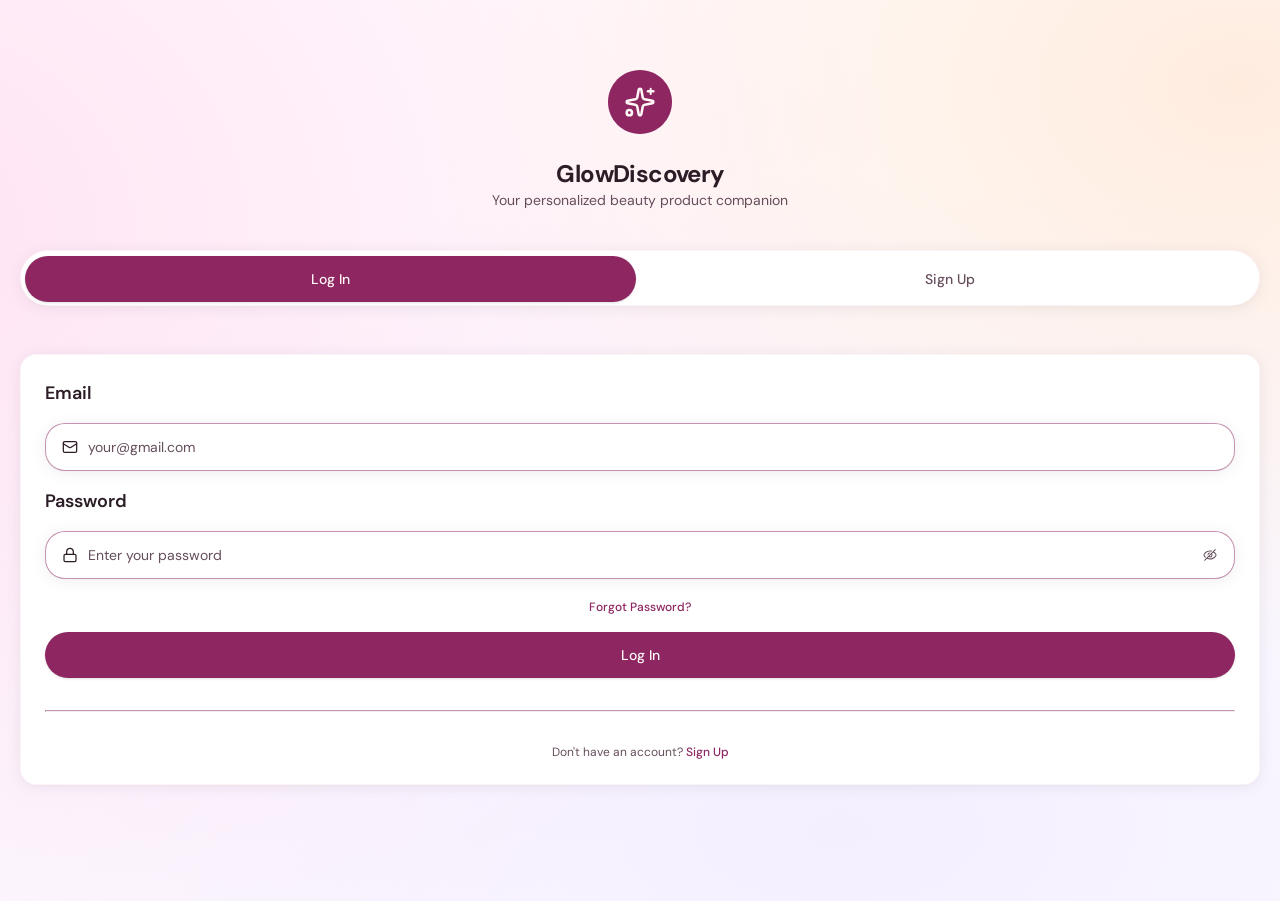
<file: index.html>
<!DOCTYPE html>

<html lang="en" dir="ltr">

<head>
    <meta charset="UTF-8">
    <link rel="stylesheet" href="glow_discovery.css">
    <meta name="viewport" content="width=device-width, initial-scale=1.0">
    <title>Log In</title>
    <link rel="preconnect" href="https://fonts.googleapis.com">
    <link rel="preconnect" href="https://fonts.gstatic.com" crossorigin>
    <link href="https://fonts.googleapis.com/css2?family=DM+Sans:ital,opsz,wght@0,9..40,100..1000;1,9..40,100..1000&display=swap" rel="stylesheet">
</head>

<body class="gradient-bg">

    <div class="main-container"> 
        <div class="header-content-login">
            <img class="logo" src="images/glow_discovery_logo.svg" alt="Glow Discovery logo.">
            <div class="header-text">
                <h1>GlowDiscovery</h1>
                <p class="body-1-reg">Your personalized beauty product companion</p>
            </div>

             <div class="tab-filter">
                <a href="login.html" class="tab-button active">Log In</a> 
                <a href="signup.html" class="tab-button">Sign Up</a> 
            </div>
        </div>

        <div class="section">

            <div class="login-signup-card">

                <form id="login" novalidate>
    
                    <div class="login-field">
                        <label for="email">Email</label>
                        <div class="message" id="message-email"></div>
                        <div class="login-input">
                            <img src="images/email_icon.svg">
                            <input type="email" id="email" name="email" enterkeyhint="next" placeholder="your@gmail.com" required>
                        </div> 
                    </div>   

                    <div class="login-field">
                        <label for="password">Password</label>
                        <div class="message" id="message-password"></div>
                        <div class="login-input">
                            <img src="images/password_icon.svg">
                            <input type="password" id="password" name="password" placeholder="Enter your password" required>
                            <img src="images/closed_eye_icon.svg">
                        </div>
                    </div>

                    <a href="insights.html#recommended" class="forgot-password">
                        <span class="pink-link-text">Forgot Password?</span>
                    </a>

                    <button type="submit" class="big-pink-button">Log In</button>
                    
                </form>

                <hr class="divider"> 

                <div class="login-description">
                    <p class="body-2-reg">Don't have an account? 
                        <a href="signup.html" class="pink-link-text">Sign Up</a>
                    </p>
                </div>

            </div>
        </div>

        <script src="glow_discovery.js"></script>
</body>

</html>
</file>
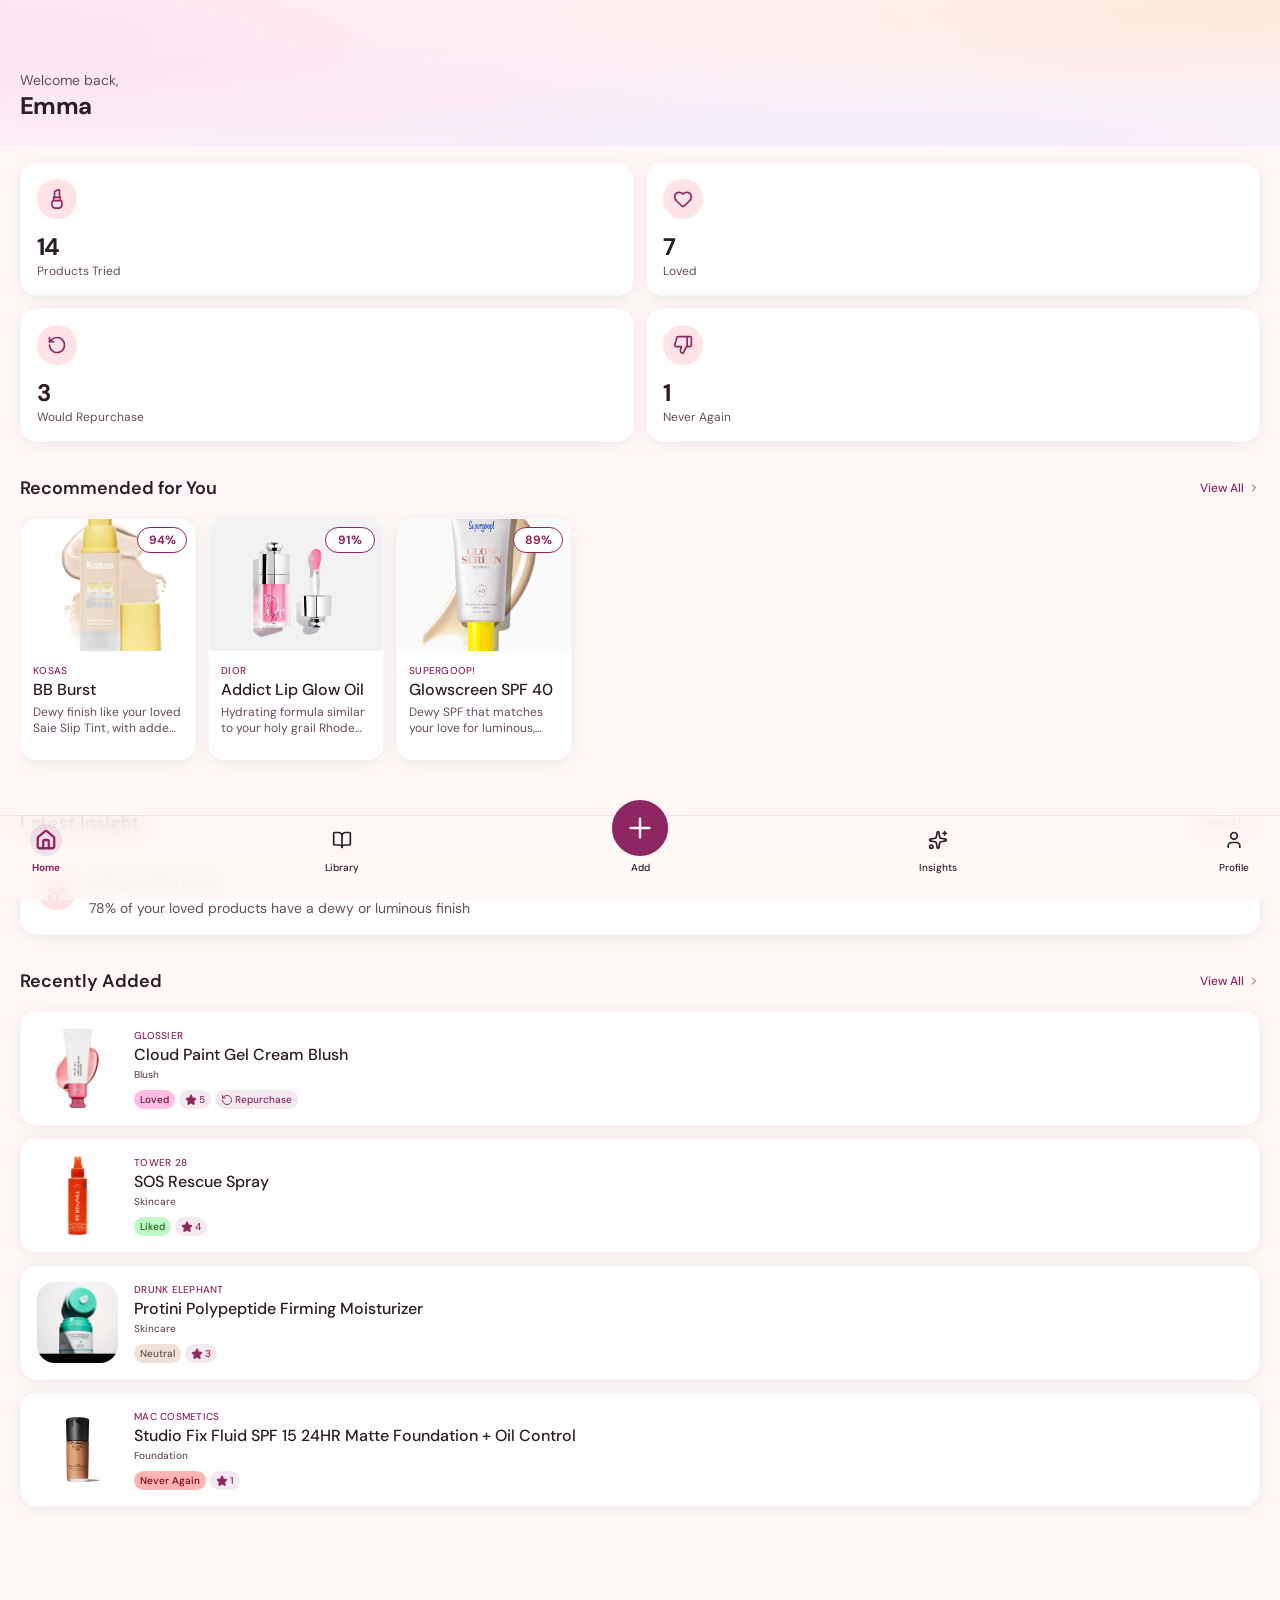
<file: home.html>
<!DOCTYPE html>

<html lang="en" dir="ltr">
    
<head>
    <meta charset="UTF-8">
    <link rel="stylesheet" href="glow_discovery.css">
    <meta name="viewport" content="width=device-width, initial-scale=1.0">
    <title>Glow Discovery Home</title>
    <link rel="preconnect" href="https://fonts.googleapis.com">
    <link rel="preconnect" href="https://fonts.gstatic.com" crossorigin>
    <link href="https://fonts.googleapis.com/css2?family=DM+Sans:ital,opsz,wght@0,9..40,100..1000;1,9..40,100..1000&display=swap" rel="stylesheet">
</head>

<body>
    <div class="main-container"> 
        <div class="header-content">
            <p class="body-1-reg">Welcome back,</p>
            <h1>Emma</h1>
        </div>

        <div class="overview">
            <div class="overview-card">
                <img src="images/lipstick_icon.svg" alt="Lipstick icon representing beauty products.">
                <p class="overview-number">14</p>
                <p class="body-2-reg">Products Tried</p>
            </div>
            <div class="overview-card">
                <img src="images/heart_icon.svg" alt="Heart icon representing loved products.">
                <p class="overview-number">7</p>
                <p class="body-2-reg">Loved</p>
            </div>
            <div class="overview-card">
                <img src="images/repurchase_icon.svg" alt="Repurchase icon representing products you would repurchase.">
                <p class="overview-number">3</p>
                <p class="body-2-reg">Would Repurchase</p>
            </div>
            <div class="overview-card">
                <img src="images/dislike_icon.svg" alt="Thumbs down icon representing products you would never try again.">
                <p class="overview-number">1</p>
                <p class="body-2-reg">Never Again</p>
            </div>
        </div>

        <div class="recommended-section">
            <div class="section-title">
                <h2>Recommended for You</h2>
                <a href="insights.html#recommended" class="view-all">
                    <span class="pink-link-text">View All</span>
                    <img src="images/view_arrow_icon.svg" alt="View all right arrow icon.">
                </a>
            </div>
            
            <div class="carousel">
                <div class="carousel-card">
                    <div class="carousel-image">
                        <img src="images/kosas_bb.webp" alt="Image of Kosas BB Burst.">
                        <div class="large-match-tag" aria-label="94 percent match for you">94%</div>
                    </div>
                    <div class="carousel-content">
                        <p class="brand-name">Kosas</p>
                        <h3 class="truncate">BB Burst</h3>
                        <p class="carousel-description truncate-2">Dewy finish like your loved Saie Slip Tint, with added skincare benefits</p>
                    </div>
                </div>

                <div class="carousel-card">
                    <div class="carousel-image">
                        <img src="images/dior_lip.webp" alt="Image of Dior Addict Lip Glow Oil.">
                        <div class="large-match-tag" aria-label="91 percent match for you">91%</div>
                    </div>
                    <div class="carousel-content">
                        <p class="brand-name">Dior</p>
                        <h3 class="truncate">Addict Lip Glow Oil</h3>
                        <p class="carousel-description truncate-2">Hydrating formula similar to your holy grail Rhode peptide lip treatment</p>
                    </div>
                </div>

                <div class="carousel-card">
                    <div class="carousel-image">
                        <img src="images/supergoop_glow.webp" alt="Image of SuperGoop! Glowscreen SPF 40.">
                        <div class="large-match-tag" aria-label="89 percent match for you">89%</div>
                    </div>
                    <div class="carousel-content">
                        <p class="brand-name">Supergoop!</p>
                        <h3 class="truncate">Glowscreen SPF 40</h3>
                        <p class="carousel-description truncate-2">Dewy SPF that matches your love for luminous, lightweight formulas</p>
                    </div>
                </div>
            </div>
        </div>

        <div class="section">
            <div class="section-title">
                <h2>Latest Insight</h2>
                <a href="insights.html#latest-insights" class="view-all">
                    <span class="pink-link-text">View All</span>
                    <img src="images/view_arrow_icon.svg" alt="View all right arrow icon.">
                </a>
            </div>

            <div class="insight-content">
                <img src="images/latest_insight_icon.svg" alt="Shimmer icon representing new beauty insights.">
                <div class="insight-text">
                    <h3 class="truncate">Dewy Finish Lover</h3>
                    <p class="body-1-reg">78% of your loved products have a dewy or luminous finish</p>
                </div>
            </div>
        </div>

        <div class="section">
            <div class="section-title">
                <h2>Recently Added</h2>
                <a href="library.html" class="view-all">
                    <span class="pink-link-text">View All</span>
                    <img src="images/view_arrow_icon.svg" alt="View all right arrow icon.">
                </a>
            </div>

            <div class="products-section">
                <div class="product-card">
                    <div class="product-image">
                        <img src="images/glossier_blush.webp" alt="Image of Glossier Cloud Paint Gel Cream Blush.">
                    </div>

                    <div class="product-content">
                        <p class="brand-name">Glossier</p>
                        <h3 class="truncate">Cloud Paint Gel Cream Blush</h3>
                        <p class="product-type">Blush</p>

                        <div class="product-tags"> 
                            <div class="loved-tag">
                                <p class="loved-tag-text">Loved</p>
                            </div>

                            <div class="rating-tag">
                                <img src="images/star_icon.svg" alt="Star icon representing product rating.">
                                <p class="tag-text">5</p>
                            </div>

                            <div class="repurchase-tag">
                                <img src="images/small_repurchase_icon.svg" alt="Repurchase icon representing products you would repurchase.">
                                <p class="tag-text">Repurchase</p>
                            </div>
                        </div>
                    </div>
                </div>
                    
                <div class="product-card">
                    <div class="product-image">
                        <img src="images/tower_sos.webp" alt="Image of Tower 28 SOS Rescue Spray.">
                    </div>

                    <div class="product-content">
                        <p class="brand-name">Tower 28</p>
                        <h3 class="truncate">SOS Rescue Spray</h3>
                        <p class="product-type">Skincare</p>

                        <div class="product-tags"> 
                            <div class="liked-tag">
                                <p class="liked-tag-text">Liked</p>
                            </div>

                            <div class="rating-tag">
                                <img src="images/star_icon.svg" alt="Star icon representing product rating.">
                                <p class="tag-text">4</p>
                            </div>
                        </div>
                    </div>
                </div>

                <div class="product-card">
                    <div class="product-image">
                        <img src="images/drunk_protini.webp" alt="Image of Drunk Elephant Protini Polypeptide Firming Moisturizer.">
                    </div>

                    <div class="product-content">
                        <p class="brand-name">Drunk Elephant</p>
                        <h3 class="truncate">Protini Polypeptide Firming Moisturizer</h3>
                        <p class="product-type">Skincare</p>
                        
                        <div class="product-tags"> 
                            <div class="neutral-tag">
                                <p class="neutral-tag-text">Neutral</p>
                            </div>

                            <div class="rating-tag">
                                <img src="images/star_icon.svg" alt="Star icon representing product rating.">
                                <p class="tag-text">3</p>
                            </div>
                        </div>
                    </div>
                </div>

                <div class="product-card">
                    <div class="product-image">
                        <img src="images/mac_studio.avif" alt="Image of MAC Cosmetics Studio Fix Fluid SPF 15 24HR Matte Foundation + Oil Control.">
                    </div>

                    <div class="product-content">
                        <p class="brand-name">MAC Cosmetics</p>
                        <h3 class="truncate">Studio Fix Fluid SPF 15 24HR Matte Foundation + Oil Control</h3>
                        <p class="product-type">Foundation</p>

                        <div class="product-tags"> 
                            <div class="never-tag">
                                <p class="never-tag-text">Never Again</p>
                            </div>

                            <div class="rating-tag">
                                <img src="images/star_icon.svg" alt="Star icon representing product rating.">
                                <p class="tag-text">1</p>
                            </div>
                        </div>
                    </div>
                </div>
            </div>
        </div>

        <div class="nav-bar"> 
            <nav>
                <a href="home.html" class="nav-button selected"><img src="images/home_selected_icon.svg" alt="Home button icon.">Home</a>
                <a href="library.html" class="nav-button"><img src="images/library_icon.svg" alt="Library button icon.">Library</a>
                <a href="" class="add-button">
                    <img src="images/add_icon.svg"  alt="Add product button.">
                Add</a>
                <a href="insights.html" class="nav-button"><img src="images/insights_icon.svg" alt="Insights button icon.">Insights</a>
                <a href="" class="nav-button"><img src="images/profile_icon.svg" alt="Profile button icon.">Profile</a>
            </nav>
        </div>
    </div>
</body>
  
</html>
</file>
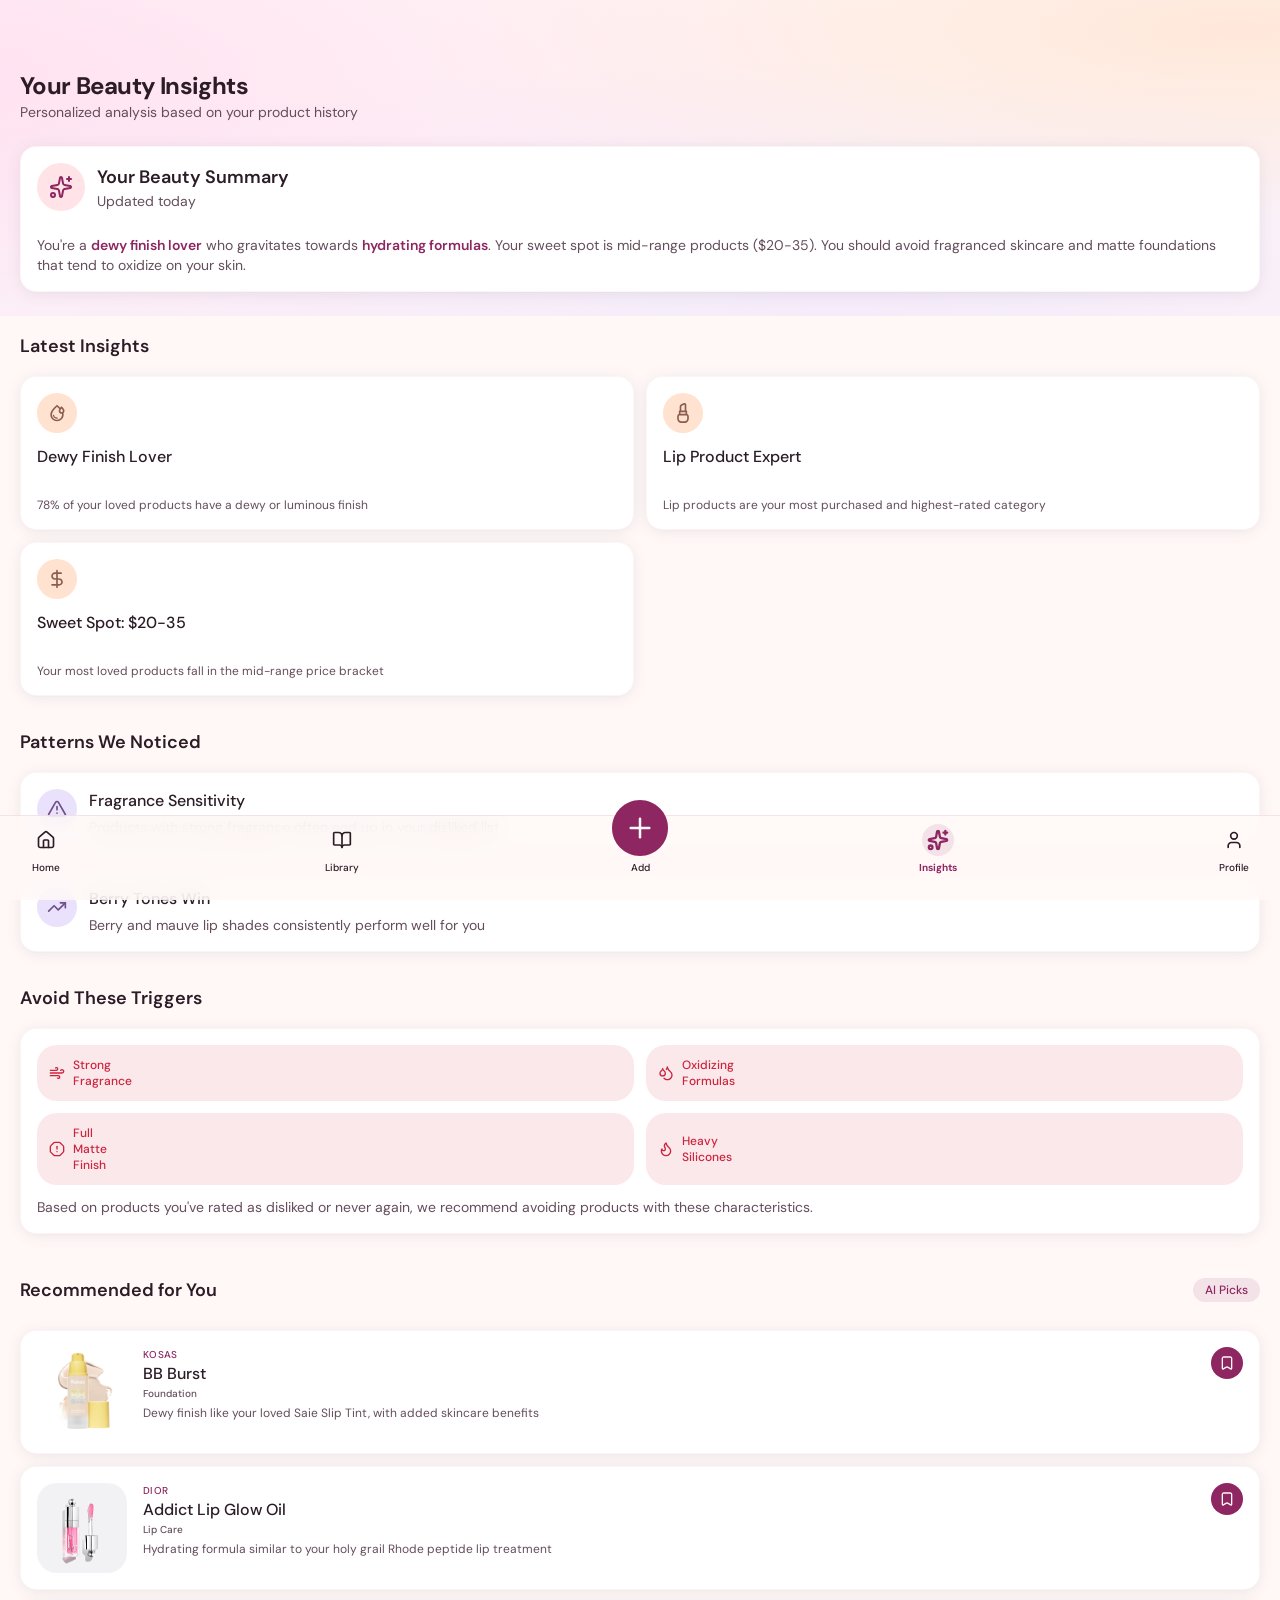
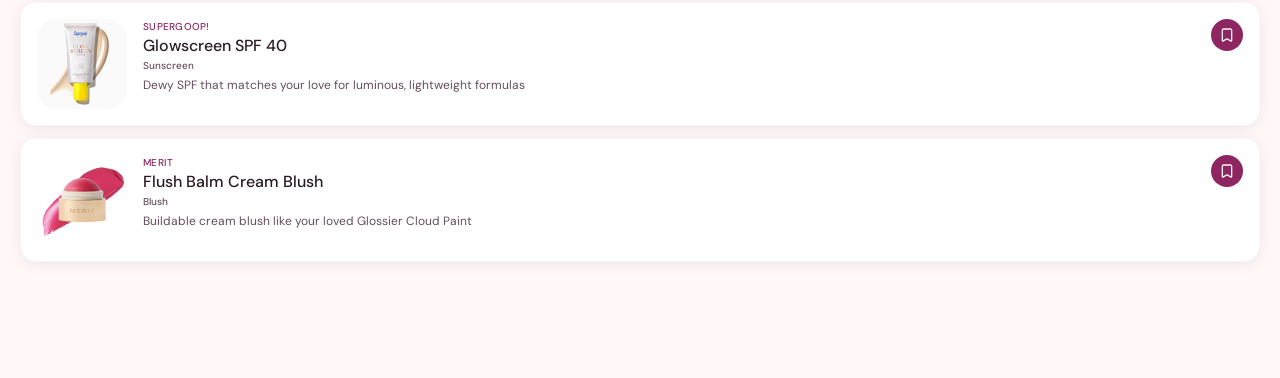
<file: insights.html>
<!DOCTYPE html>

<html lang="en" dir="ltr">

<head>
    <meta charset="UTF-8">
    <link rel="stylesheet" href="glow_discovery.css">
    <meta name="viewport" content="width=device-width, initial-scale=1.0">
    <title>Beauty Insights</title>
    <link rel="preconnect" href="https://fonts.googleapis.com">
    <link rel="preconnect" href="https://fonts.gstatic.com" crossorigin>
    <link href="https://fonts.googleapis.com/css2?family=DM+Sans:ital,opsz,wght@0,9..40,100..1000;1,9..40,100..1000&display=swap" rel="stylesheet">
</head>

<body>
    <div class="main-container"> 
        <div class="header-content">
            <h1>Your Beauty Insights</h1>
            <p class="body-1-reg">Personalized analysis based on your product history</p>

            <div class="beauty-summary-card">
                <div class="beauty-summary-top">
                    <img src="images/latest_insight_icon.svg" alt="Shimmer icon representing new beauty insights.">
                    <div class="summary-text">
                        <h2>Your Beauty Summary</h2>
                        <p class="body-1-reg">Updated today</p>
                    </div>
                </div>

                <div class="beauty-summary-bottom">
                    <p class="body-1-reg">You're a <span class="bold-pink-text">dewy finish lover</span> who
                    gravitates towards <span class="bold-pink-text">hydrating formulas</span>. Your sweet 
                    spot is mid-range products ($20-35). You should avoid fragranced skincare and matte 
                    foundations that tend to oxidize on your skin.
                    </p>
                </div>
            </div>
        </div>

        

        <div class="section"> 
            <div class="section-title" id="latest-insights">
                <h2>Latest Insights</h2>
            </div>

            <div class="all-insights">
                <div class="insights-card">
                    <img src="images/dewy_icon.svg" alt="Dewy icon representing dewy finish products.">
                    <h3>Dewy Finish Lover</h3>
                    <p class="body-2-reg">78% of your loved products have a dewy or luminous finish</p>
                </div>
                <div class="insights-card">
                    <img src="images/lip_expert_icon.svg" alt="Lipstick icon representing lip product expertise.">
                    <h3>Lip Product Expert</h3>
                    <p class="body-2-reg">Lip products are your most purchased and highest-rated category</p>
                </div>
                <div class="insights-card">
                    <img src="images/sweet_spot_icon.svg" alt="Repurchase icon representing products you would repurchase.">
                    <h3>Sweet Spot: $20-35</h3>
                    <p class="body-2-reg">Your most loved products fall in the mid-range price bracket</p>
                </div>
            </div>
        </div>

        <div class="section">
            <div class="section-title">
                <h2>Patterns We Noticed</h2>
            </div>

            <div class="insight-content">
                <img src="images/fragrance_sens_icon.svg" alt="Caution icon representing fragrance sensitivity.">
                <div class="insight-text">
                    <h3 class="truncate">Fragrance Sensitivity</h3>
                    <p class="body-1-reg">Products with strong fragrance often end up in your disliked list</p>
                </div>
            </div>

            <div class="insight-content">
                <img src="images/trend_icon.svg" alt="Trend icon representing trends we noticed about you.">
                <div class="insight-text">
                    <h3 class="truncate">Berry Tones Win</h3>
                    <p class="body-1-reg">Berry and mauve lip shades consistently perform well for you</p>
                </div>
            </div>
        </div>

        <div class="section">
            <div class="section-title">
                <h2>Avoid These Triggers</h2>
            </div>

            <div class="trigger-card">
                <div class="trigger-tag-section">
                    <div class="trigger-tag">
                        <img src="images/fragrance_icon.svg" alt="Fragrance icon representing products with strong fragrance.">
                        <p>Strong Fragrance</p>
                    </div>

                    <div class="trigger-tag">
                        <img src="images/oxidizing_icon.svg" alt="Oxidizing icon representing products with oxidizing formulas.">
                        <p>Oxidizing Formulas</p>
                    </div>
                
                    <div class="trigger-tag">
                        <img src="images/matte_icon.svg" alt="Matte icon representing products with full matte finish.">
                        <p>Full Matte Finish</p>
                    </div>

                    <div class="trigger-tag">
                        <img src="images/silicones_icon.svg" alt="Silicone icon representing products with heavy silicones.">
                        <p>Heavy Silicones</p>
                    </div>
                </div>

                <p class="body-1-reg">Based on products you've rated as disliked or never again, we recommend 
                    avoiding products with these characteristics. </p>
            </div>

        </div>

        <div class="section" id="recommended">
            <div class="section-title">
                <h2>Recommended for You</h2>
                <p class="ai-picks-tag">AI Picks</p>
            </div>

            <div class="products-section">
                <div class="rec-product-card">

                    <div class="product-card-content">
                        <div class="rec-product-image">
                            <img src="images/kosas_bb.webp" alt="Image of Kosas BB Burst.">
                            <div class="small-match-tag" aria-label="94 percent match for you">94%</div>
                        </div>

                        <div class="product-content">
                            <p class="brand-name">Kosas</p>
                            <h3 class="truncate">BB Burst</h3>
                            <p class="product-type">Foundation</p>

                            <div class="product-description"> 
                                <p class="body-2-reg truncate-2">Dewy finish like your loved Saie Slip Tint, with added 
                                    skincare benefits</p>
                            </div>
                        </div>
                    </div>

                    <button class="save-button" aria-label="Save product to library">
                        <img src="images/save_icon.svg" alt="Save icon representing saving this product to your library.">
                    </button>
                </div>

                <div class="rec-product-card">
                    
                    <div class="product-card-content">
                        <div class="rec-product-image">
                            <img src="images/dior_lip.webp" alt="Image of Dior Addict Lip Glow Oil.">
                            <div class="small-match-tag" aria-label="91 percent match for you">91%</div>
                        </div>

                        <div class="product-content">
                            <p class="brand-name">Dior</p>
                            <h3 class="truncate">Addict Lip Glow Oil</h3>
                            <p class="product-type">Lip Care</p>

                            <div class="product-description"> 
                                <p class="body-2-reg truncate-2">Hydrating formula similar to your holy grail 
                                    Rhode peptide lip treatment</p>
                            </div>
                        </div>
                    </div>

                    <button class="save-button" aria-label="Save product to library">
                        <img src="images/save_icon.svg" alt="Save icon representing saving this product to your library.">
                    </button>
                </div>

                <div class="rec-product-card">

                    <div class="product-card-content">
                        <div class="rec-product-image">
                            <img src="images/supergoop_glow.webp" alt="Image of Supergoop! Glowscreen SPF 40.">
                            <div class="small-match-tag" aria-label="89 percent match for you">89%</div>
                        </div>

                        <div class="product-content">
                            <p class="brand-name">Supergoop!</p>
                            <h3 class="truncate">Glowscreen SPF 40</h3>
                            <p class="product-type">Sunscreen</p>

                            <div class="product-description"> 
                                <p class="body-2-reg truncate-2">Dewy SPF that matches your love for 
                                    luminous, lightweight formulas</p>
                            </div>
                        </div>
                    </div>

                    <button class="save-button" aria-label="Save product to library">
                        <img src="images/save_icon.svg" alt="Save icon representing saving this product to your library.">
                    </button>
                </div>

                <div class="rec-product-card">

                    <div class="product-card-content">
                        <div class="rec-product-image">
                            <img src="images/merit_blush.webp" alt="Image of Merit Flush Balm Cream Blush.">
                            <div class="small-match-tag" aria-label="89 percent match for you">89%</div>
                        </div>

                        <div class="product-content">
                            <p class="brand-name">Merit</p>
                            <h3 class="truncate">Flush Balm Cream Blush</h3>
                            <p class="product-type">Blush</p>

                            <div class="product-description"> 
                                <p class="body-2-reg truncate-2">Buildable cream blush like your loved 
                                    Glossier Cloud Paint</p>
                            </div>
                        </div>
                    </div>

                    <button class="save-button" aria-label="Save product to library">
                        <img src="images/save_icon.svg" alt="Save icon representing saving this product to your library.">
                    </button>
                </div>
            </div>
        </div>

        <div class="nav-bar"> 
            <nav>
                <a href="home.html" class="nav-button"><img src="images/home_icon.svg" alt="Home button icon.">Home</a>
                <a href="library.html" class="nav-button"><img src="images/library_icon.svg" alt="Library button icon.">Library</a>
                <a href="" class="add-button">
                    <img src="images/add_icon.svg"  alt="Add product button.">
                Add</a>
                <a href="insights.html" class="nav-button selected"><img src="images/insights_selected_icon.svg" alt="Insights button icon.">Insights</a>
                <a href="" class="nav-button"><img src="images/profile_icon.svg" alt="Profile button icon.">Profile</a>
            </nav>
        </div>

    </div>
</body>

</html>
</file>
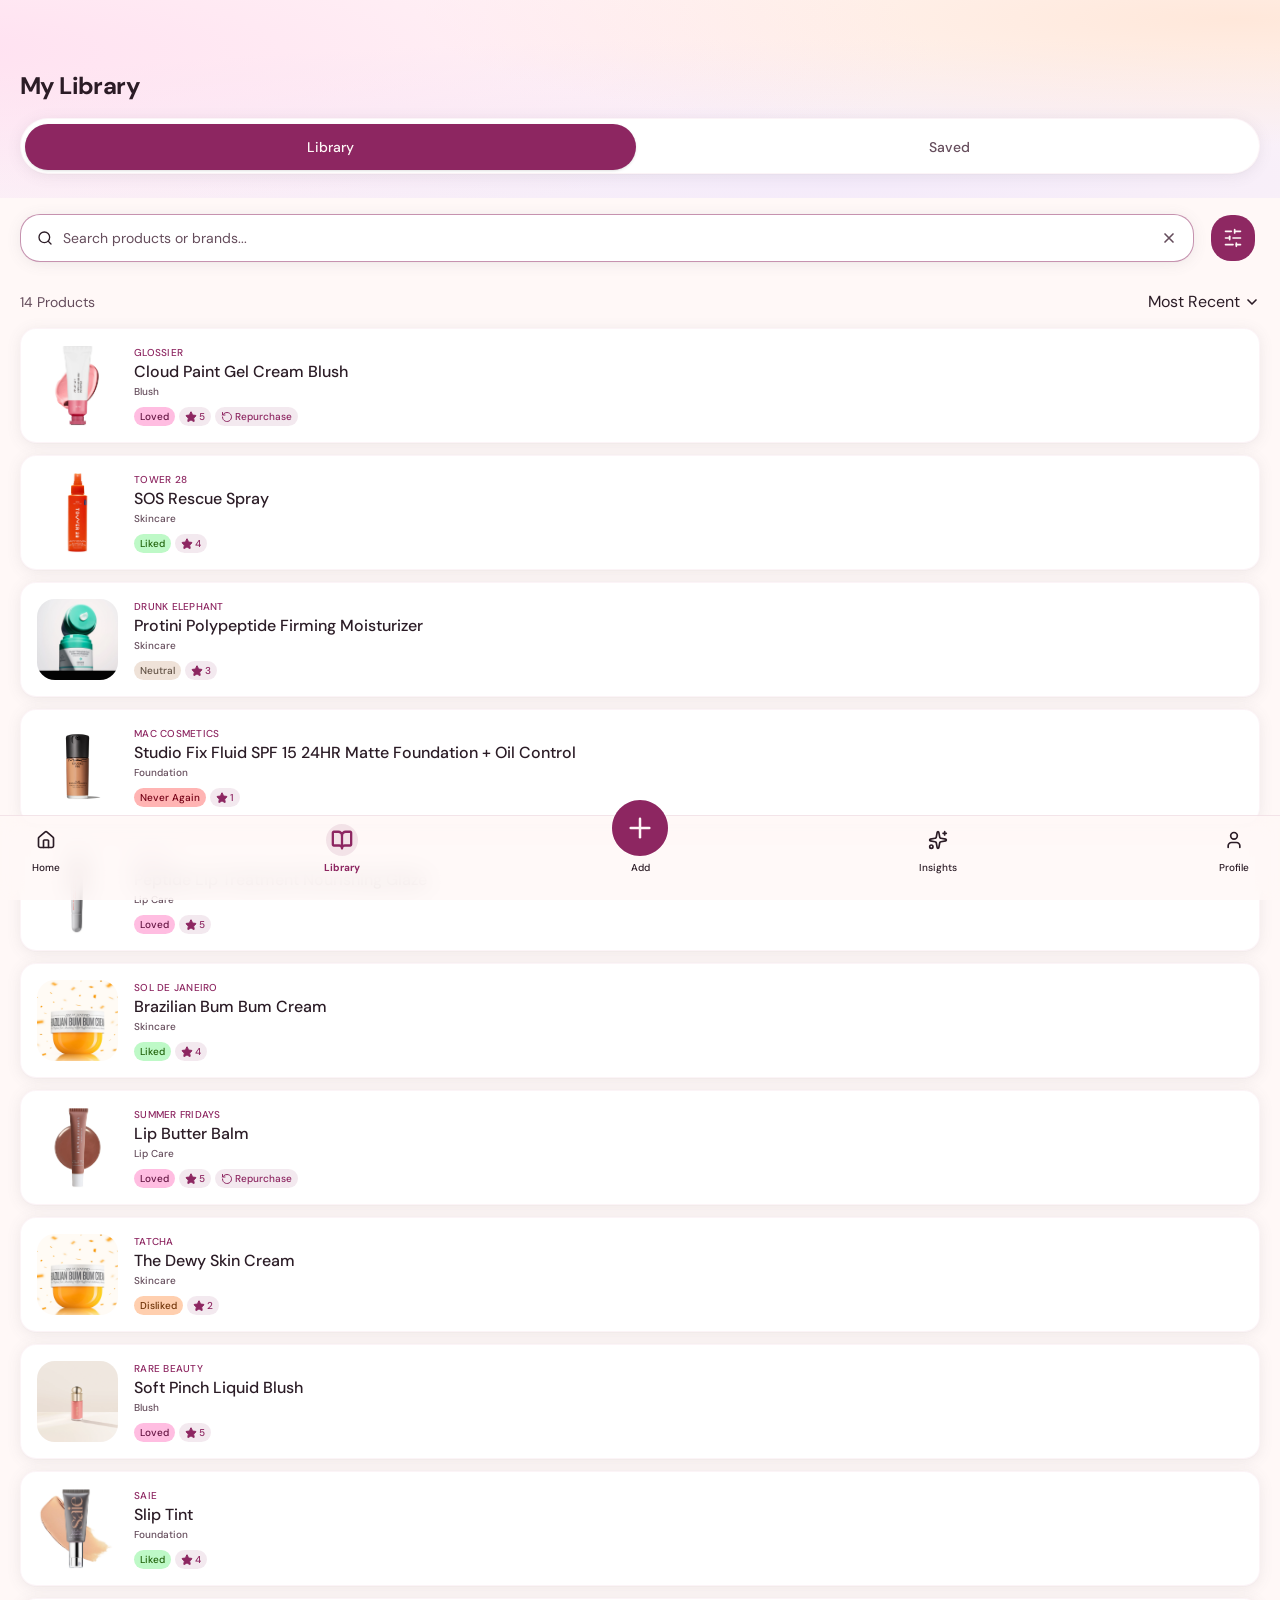
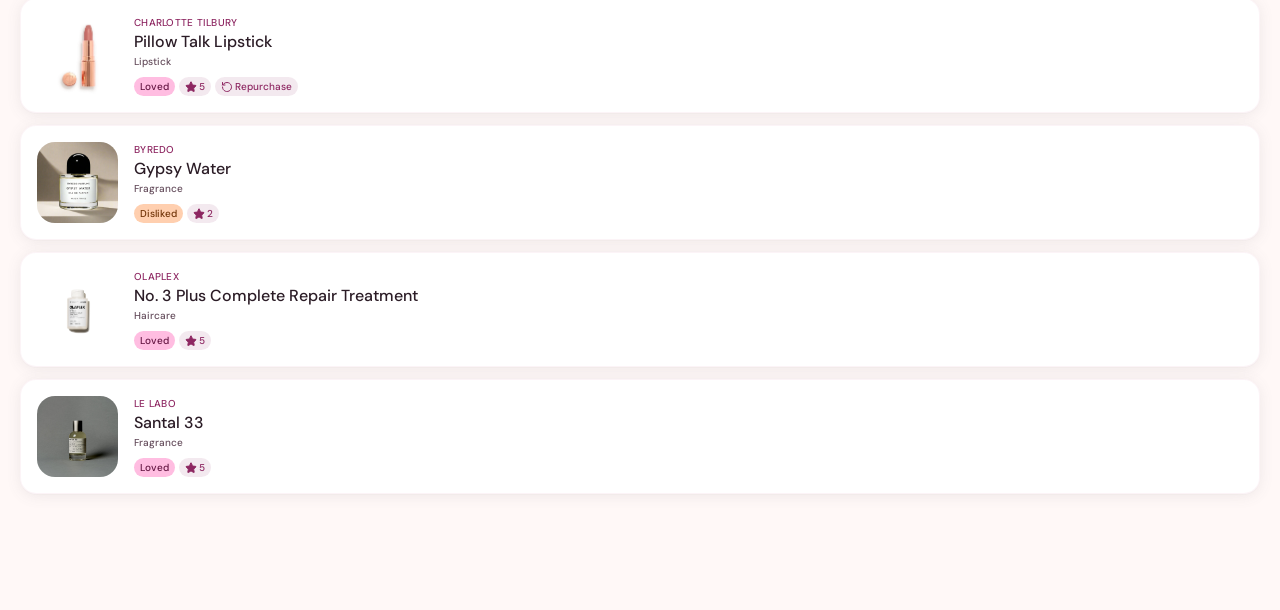
<file: library.html>
<!DOCTYPE html>

<html lang="en" dir="ltr">

<head>
    <meta charset="UTF-8">
    <link rel="stylesheet" href="glow_discovery.css">
    <meta name="viewport" content="width=device-width, initial-scale=1.0">
    <title>My Library</title>
    <link rel="preconnect" href="https://fonts.googleapis.com">
    <link rel="preconnect" href="https://fonts.gstatic.com" crossorigin>
    <link href="https://fonts.googleapis.com/css2?family=DM+Sans:ital,opsz,wght@0,9..40,100..1000;1,9..40,100..1000&display=swap" rel="stylesheet">
</head>

<body> 
    <div class="main-container"> 
        <div class="header-content">
                <h1>My Library</h1>
                <div class="tab-filter">
                    <a href="library.html" class="tab-button active">Library</a> 
                    <a href="saved.html" class="tab-button">Saved</a> 
                </div>
        </div>
    
        <div class="section">
            <div class="search-filter-container">

                <form class="search-bar" role="search">
                    <img src="images/search_icon.svg" alt="Search icon.">
                    <input  type="text" inputmode="search" enterkeyhint="search" 
                            placeholder="Search products or brands..."
                            aria-label="Search products or brands">
                    <button class="clear-button" aria-label="Clear search">
                        <img src="images/cross_icon.svg" alt="Cross icon.">
                    </button>
                </form>

                <a href="" class="filter-button" aria-label="Filter button.">
                    <img src="images/filter_icon.svg" alt="Filter icon.">
                </a>
            </div>

            <div class="library-results">
                    <p class="results-count">14 Products</p>
                    <a href="" class="sort-by-filter" aria-label="Sort by most recent filter">
                        Most Recent <img src="images/down_arrow.svg" alt="Drop-down arrow icon.">
                    </a>

            </div>

            <div class="products-section">

                <div class="product-card">
                    <div class="product-image">
                        <img src="images/glossier_blush.webp" alt="Image of Glossier Cloud Paint Gel Cream Blush.">
                    </div>

                    <div class="product-content">
                        <p class="brand-name">Glossier</p>
                        <h3 class="truncate">Cloud Paint Gel Cream Blush</h3>
                        <p class="product-type">Blush</p>

                        <div class="product-tags"> 
                            <div class="loved-tag">
                                <p class="loved-tag-text">Loved</p>
                            </div>

                            <div class="rating-tag">
                                <img src="images/star_icon.svg" alt="Star icon representing product rating.">
                                <p class="tag-text">5</p>
                            </div>

                            <div class="repurchase-tag">
                                <img src="images/small_repurchase_icon.svg" alt="Repurchase icon representing products you would repurchase.">
                                <p class="tag-text">Repurchase</p>
                            </div>
                        </div>
                    </div>
                </div>

                <div class="product-card">
                    <div class="product-image">
                        <img src="images/tower_sos.webp" alt="Image of Tower 28 SOS Rescue Spray.">
                    </div>

                    <div class="product-content">
                        <p class="brand-name">Tower 28</p>
                        <h3 class="truncate">SOS Rescue Spray</h3>
                        <p class="product-type">Skincare</p>

                        <div class="product-tags"> 
                            <div class="liked-tag">
                                <p class="liked-tag-text">Liked</p>
                            </div>

                            <div class="rating-tag">
                                <img src="images/star_icon.svg" alt="Star icon representing product rating.">
                                <p class="tag-text">4</p>
                            </div>
                        </div>
                    </div>
                </div>

                <div class="product-card">
                    <div class="product-image">
                        <img src="images/drunk_protini.webp" alt="Image of Drunk Elephant Protini Polypeptide Firming Moisturizer.">
                    </div>

                    <div class="product-content">
                        <p class="brand-name">Drunk Elephant</p>
                        <h3 class="truncate">Protini Polypeptide Firming Moisturizer</h3>
                        <p class="product-type">Skincare</p>
                        
                        <div class="product-tags"> 
                            <div class="neutral-tag">
                                <p class="neutral-tag-text">Neutral</p>
                            </div>

                            <div class="rating-tag">
                                <img src="images/star_icon.svg" alt="Star icon representing product rating.">
                                <p class="tag-text">3</p>
                            </div>
                        </div>
                    </div>
                </div>

                <div class="product-card">
                    <div class="product-image">
                        <img src="images/mac_studio.avif" alt="Image of MAC Cosmetics Studio Fix Fluid SPF 15 24HR Matte Foundation + Oil Control.">
                    </div>

                    <div class="product-content">
                        <p class="brand-name">MAC Cosmetics</p>
                        <h3 class="truncate">Studio Fix Fluid SPF 15 24HR Matte Foundation + Oil Control</h3>
                        <p class="product-type">Foundation</p>

                        <div class="product-tags"> 
                            <div class="never-tag">
                                <p class="never-tag-text">Never Again</p>
                            </div>

                            <div class="rating-tag">
                                <img src="images/star_icon.svg" alt="Star icon representing product rating.">
                                <p class="tag-text">1</p>
                            </div>
                        </div>
                    </div>
                </div>

                <div class="product-card">
                    <div class="product-image">
                        <img src="images/rhode_lip.webp" alt="Image of Rhode Peptide Lip Treatment Nourishing Glaze.">
                    </div>

                    <div class="product-content">
                        <p class="brand-name">Rhode</p>
                        <h3 class="truncate">Peptide Lip Treatment Nourishing Glaze</h3>
                        <p class="product-type">Lip Care</p>

                        <div class="product-tags"> 
                            <div class="loved-tag">
                                <p class="loved-tag-text">Loved</p>
                            </div>

                            <div class="rating-tag">
                                <img src="images/star_icon.svg" alt="Star icon representing product rating.">
                                <p class="tag-text">5</p>
                            </div>
                        </div>
                    </div>
                </div>

                <div class="product-card">
                    <div class="product-image">
                        <img src="images/sol_bum.webp" alt="Image of Sol de Janeiro Brazilian Bum Bum Cream.">
                    </div>

                    <div class="product-content">
                        <p class="brand-name">Sol de Janeiro</p>
                        <h3 class="truncate">Brazilian Bum Bum Cream</h3>
                        <p class="product-type">Skincare</p>

                        <div class="product-tags"> 
                            <div class="liked-tag">
                                <p class="liked-tag-text">Liked</p>
                            </div>

                            <div class="rating-tag">
                                <img src="images/star_icon.svg" alt="Star icon representing product rating.">
                                <p class="tag-text">4</p>
                            </div>
                        </div>
                    </div>
                </div>

                <div class="product-card">
                    <div class="product-image">
                        <img src="images/summer_lip.webp" alt="Image of Summer Fridays Lip Butter Balm.">
                    </div>

                    <div class="product-content">
                        <p class="brand-name">Summer Fridays</p>
                        <h3 class="truncate">Lip Butter Balm</h3>
                        <p class="product-type">Lip Care</p>

                        <div class="product-tags"> 
                            <div class="loved-tag">
                                <p class="loved-tag-text">Loved</p>
                            </div>

                            <div class="rating-tag">
                                <img src="images/star_icon.svg" alt="Star icon representing product rating.">
                                <p class="tag-text">5</p>
                            </div>

                            <div class="repurchase-tag">
                                <img src="images/small_repurchase_icon.svg" alt="Repurchase icon representing products you would repurchase.">
                                <p class="tag-text">Repurchase</p>
                            </div>
                        </div>
                    </div>
                </div>

                <div class="product-card">
                    <div class="product-image">
                        <img src="images/sol_bum.webp" alt="Image of Sol de Janeiro Brazilian Bum Bum Cream.">
                    </div>

                    <div class="product-content">
                        <p class="brand-name">Tatcha</p>
                        <h3 class="truncate">The Dewy Skin Cream</h3>
                        <p class="product-type">Skincare</p>

                        <div class="product-tags"> 
                            <div class="disliked-tag">
                                <p class="disliked-tag-text">Disliked</p>
                            </div>

                            <div class="rating-tag">
                                <img src="images/star_icon.svg" alt="Star icon representing product rating.">
                                <p class="tag-text">2</p>
                            </div>
                        </div>
                    </div>
                </div>

                <div class="product-card">
                    <div class="product-image">
                        <img src="images/rare_blush.webp" alt="Image of Rare Beauty Soft Pinch Liquid Blush.">
                    </div>

                    <div class="product-content">
                        <p class="brand-name">Rare Beauty</p>
                        <h3 class="truncate">Soft Pinch Liquid Blush</h3>
                        <p class="product-type">Blush</p>

                        <div class="product-tags"> 
                            <div class="loved-tag">
                                <p class="loved-tag-text">Loved</p>
                            </div>

                            <div class="rating-tag">
                                <img src="images/star_icon.svg" alt="Star icon representing product rating.">
                                <p class="tag-text">5</p>
                            </div>
                        </div>
                    </div>
                </div>

                <div class="product-card">
                    <div class="product-image">
                        <img src="images/saie_tint.webp" alt="Image of Saie Slip Tint.">
                    </div>

                    <div class="product-content">
                        <p class="brand-name">Saie</p>
                        <h3 class="truncate">Slip Tint</h3>
                        <p class="product-type">Foundation</p>

                        <div class="product-tags"> 
                            <div class="liked-tag">
                                <p class="liked-tag-text">Liked</p>
                            </div>

                            <div class="rating-tag">
                                <img src="images/star_icon.svg" alt="Star icon representing product rating.">
                                <p class="tag-text">4</p>
                            </div>
                        </div>
                    </div>
                </div>

                <div class="product-card">
                    <div class="product-image">
                        <img src="images/charlotte_pillow.webp" alt="Image of Charlotte Tilbury Pillow Talk Lipstick.">
                    </div>

                    <div class="product-content">
                        <p class="brand-name">Charlotte Tilbury</p>
                        <h3 class="truncate">Pillow Talk Lipstick</h3>
                        <p class="product-type">Lipstick</p>

                        <div class="product-tags"> 
                            <div class="loved-tag">
                                <p class="loved-tag-text">Loved</p>
                            </div>

                            <div class="rating-tag">
                                <img src="images/star_icon.svg" alt="Star icon representing product rating.">
                                <p class="tag-text">5</p>
                            </div>

                            <div class="repurchase-tag">
                                <img src="images/small_repurchase_icon.svg" alt="Repurchase icon representing products you would repurchase.">
                                <p class="tag-text">Repurchase</p>
                            </div>
                        </div>
                    </div>
                </div>

                <div class="product-card">
                    <div class="product-image">
                        <img src="images/byredo_gypsy.webp" alt="Image of Byredo Gypsy Water.">
                    </div>

                    <div class="product-content">
                        <p class="brand-name">Byredo</p>
                        <h3 class="truncate">Gypsy Water</h3>
                        <p class="product-type">Fragrance</p>

                        <div class="product-tags"> 
                            <div class="disliked-tag">
                                <p class="disliked-tag-text">Disliked</p>
                            </div>

                            <div class="rating-tag">
                                <img src="images/star_icon.svg" alt="Star icon representing product rating.">
                                <p class="tag-text">2</p>
                            </div>
                        </div>
                    </div>
                </div>

                <div class="product-card">
                    <div class="product-image">
                        <img src="images/olaplex_hair.webp" alt="Image of Olaplex No. 3 Plus Complete Repair Treatment.">
                    </div>

                    <div class="product-content">
                        <p class="brand-name">Olaplex</p>
                        <h3 class="truncate">No. 3 Plus Complete Repair Treatment</h3>
                        <p class="product-type">Haircare</p>

                        <div class="product-tags"> 
                            <div class="loved-tag">
                                <p class="loved-tag-text">Loved</p>
                            </div>

                            <div class="rating-tag">
                                <img src="images/star_icon.svg" alt="Star icon representing product rating.">
                                <p class="tag-text">5</p>
                            </div>
                        </div>
                    </div>
                </div>

                <div class="product-card">
                    <div class="product-image">
                        <img src="images/lelabo_santal.jpg" alt="Image of Le Labo Santal 33.">
                    </div>

                    <div class="product-content">
                        <p class="brand-name">Le Labo</p>
                        <h3 class="truncate">Santal 33</h3>
                        <p class="product-type">Fragrance</p>

                        <div class="product-tags"> 
                            <div class="loved-tag">
                                <p class="loved-tag-text">Loved</p>
                            </div>

                            <div class="rating-tag">
                                <img src="images/star_icon.svg" alt="Star icon representing product rating.">
                                <p class="tag-text">5</p>
                            </div>
                        </div>
                    </div>
                </div>
            </div>
            
        </div>

        <div class="nav-bar"> 
            <nav>
                <a href="home.html" class="nav-button"><img src="images/home_icon.svg" alt="Home button icon.">Home</a>
                <a href="library.html" class="nav-button selected"><img src="images/library_selected_icon.svg" alt="Library button icon.">Library</a>
                <a href="" class="add-button">
                    <img src="images/add_icon.svg"  alt="Add product button.">
                Add</a>
                <a href="insights.html" class="nav-button"><img src="images/insights_icon.svg" alt="Insights button icon.">Insights</a>
                <a href="" class="nav-button"><img src="images/profile_icon.svg" alt="Profile button icon.">Profile</a>
            </nav>
        </div>
    </div>

</body>
</html>
</file>
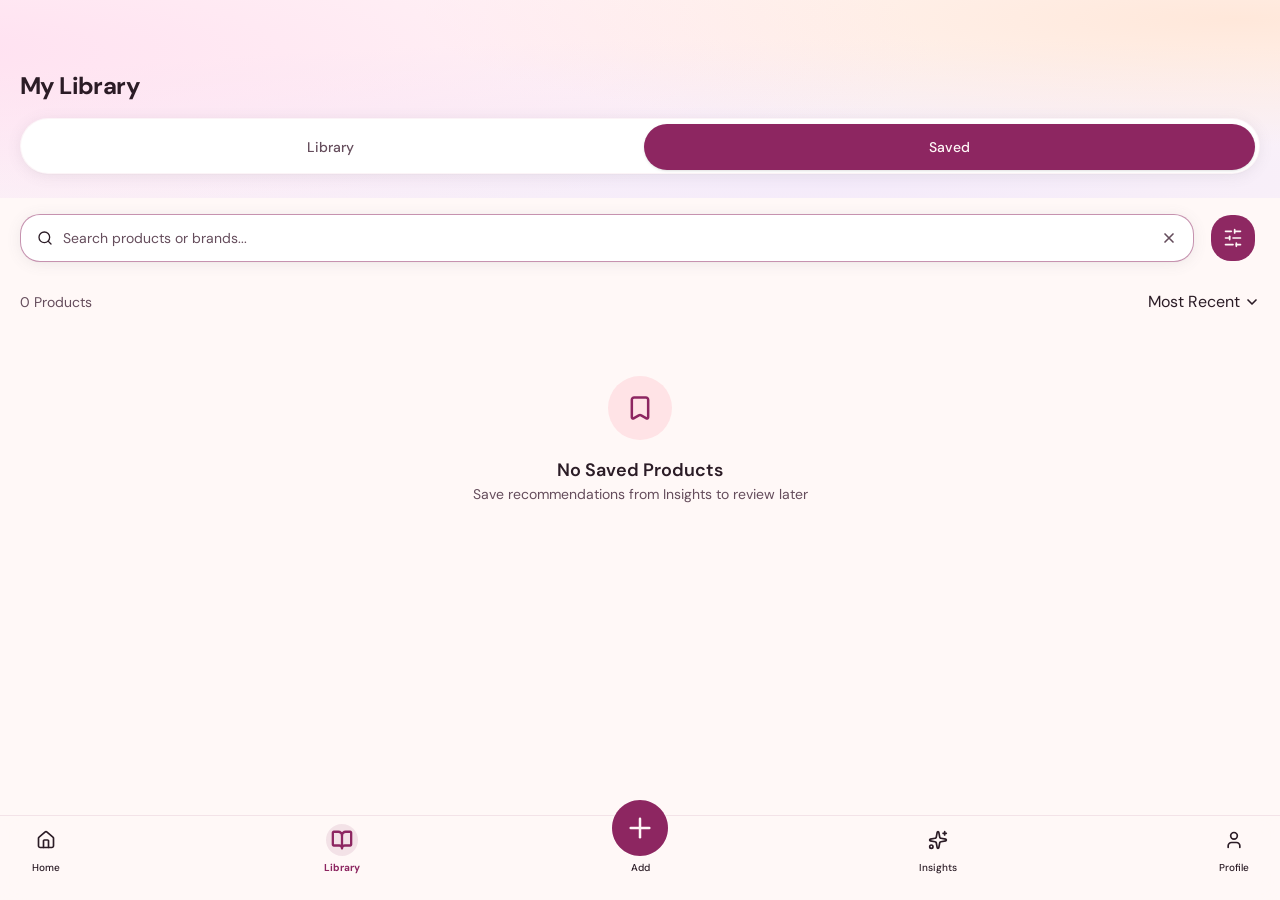
<file: saved.html>
<!DOCTYPE html>

<html lang="en" dir="ltr">

<head>
    <meta charset="UTF-8">
    <link rel="stylesheet" href="glow_discovery.css">
    <meta name="viewport" content="width=device-width, initial-scale=1.0">
    <title>My Library - Saved</title>
    <link rel="preconnect" href="https://fonts.googleapis.com">
    <link rel="preconnect" href="https://fonts.gstatic.com" crossorigin>
    <link href="https://fonts.googleapis.com/css2?family=DM+Sans:ital,opsz,wght@0,9..40,100..1000;1,9..40,100..1000&display=swap" rel="stylesheet">
</head>

<body> 
    <div class="main-container"> 
        <div class="header-content">
            <h1>My Library</h1>
            <div class="tab-filter">
                <a href="library.html" class="tab-button">Library</a> 
                <a href="saved.html" class="tab-button active">Saved</a> 
            </div>
        </div>

        <div class="section">
            <div class="search-filter-container">

                <form class="search-bar" role="search">
                    <img src="images/search_icon.svg" alt="Search icon.">
                    <input  type="text" inputmode="search" enterkeyhint="search" 
                            placeholder="Search products or brands..."
                            aria-label="Search products or brands">
                    <button class="clear-button" aria-label="Clear search">
                        <img src="images/cross_icon.svg" alt="Cross icon.">
                    </button>
                </form>

                <a href="" class="filter-button" aria-label="Filter button.">
                    <img src="images/filter_icon.svg" alt="Filter icon.">
                </a>
            </div>

            <div class="library-results">
                    <p class="results-count">0 Products</p>
                    <a href="" class="sort-by-filter" aria-label="Sort by most recent filter">
                        Most Recent <img src="images/down_arrow.svg" alt="Drop-down arrow icon.">
                    </a>

            </div>

            <div class="saved-empty">
                <img src="images/saved_empty_icon.svg" alt="Save icon representing no saved products.">
                <h2>No Saved Products</h2>
                <p class="saved-empty-text">Save recommendations from Insights to review later</p>
            </div>
        </div>

        <div class="nav-bar"> 
            <nav>
                <a href="home.html" class="nav-button"><img src="images/home_icon.svg" alt="Home button icon.">Home</a>
                <a href="library.html" class="nav-button selected"><img src="images/library_selected_icon.svg" alt="Library button icon.">Library</a>
                <a href="" class="add-button">
                    <img src="images/add_icon.svg"  alt="Add product button.">
                Add</a>
                <a href="insights.html" class="nav-button"><img src="images/insights_icon.svg" alt="Insights button icon.">Insights</a>
                <a href="" class="nav-button"><img src="images/profile_icon.svg" alt="Profile button icon.">Profile</a>
            </nav>
        </div>

        
    </div>
</body>
</html>
</file>
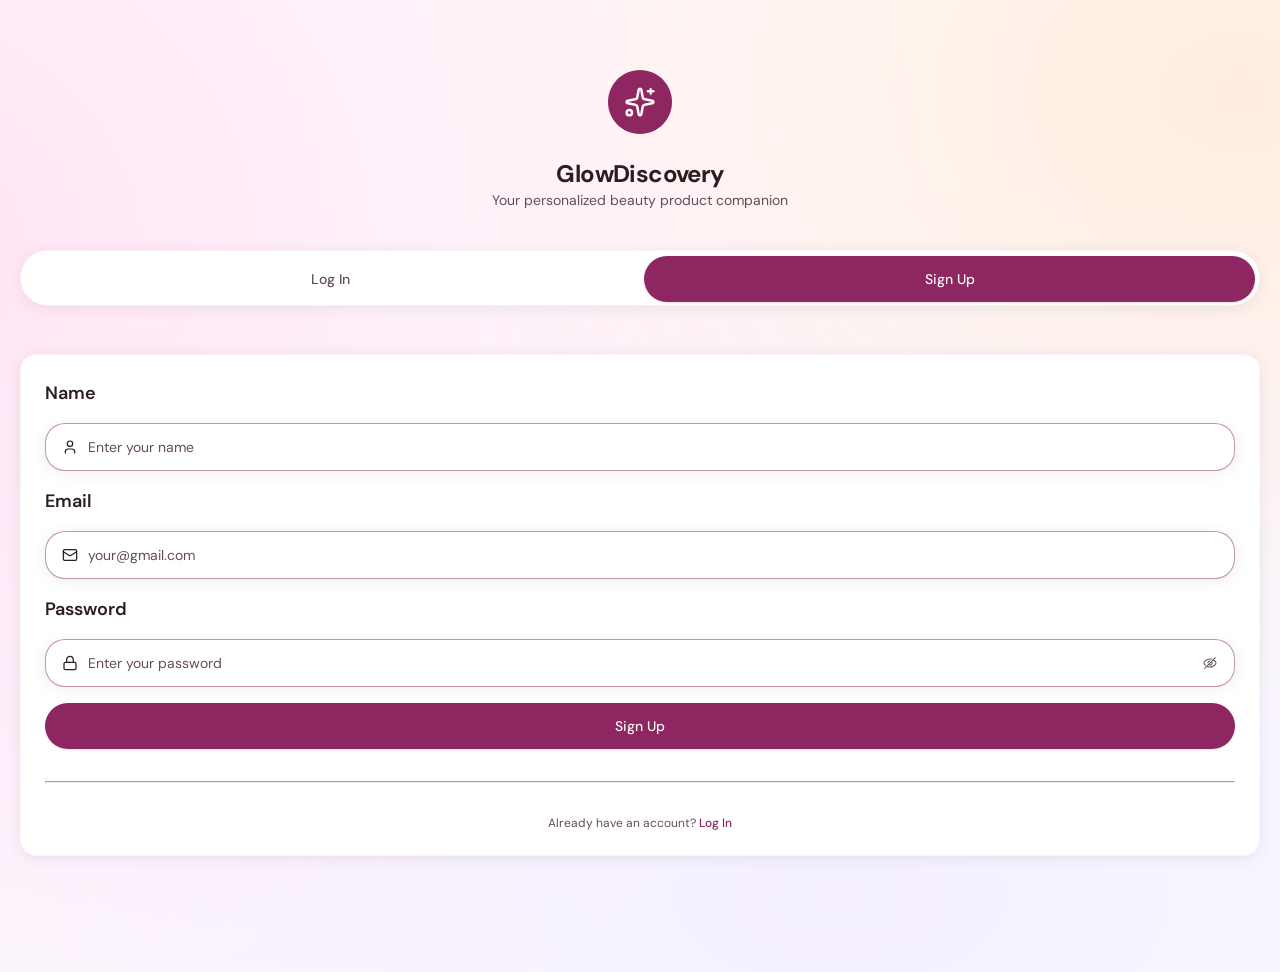
<file: signup.html>
<!DOCTYPE html>

<html lang="en" dir="ltr">

<head>
    <meta charset="UTF-8">
    <link rel="stylesheet" href="glow_discovery.css">
    <meta name="viewport" content="width=device-width, initial-scale=1.0">
    <title>Sign Up</title>
    <link rel="preconnect" href="https://fonts.googleapis.com">
    <link rel="preconnect" href="https://fonts.gstatic.com" crossorigin>
    <link href="https://fonts.googleapis.com/css2?family=DM+Sans:ital,opsz,wght@0,9..40,100..1000;1,9..40,100..1000&display=swap" rel="stylesheet">
</head>

<body class="gradient-bg">
    <div class="main-container"> 
        <div class="header-content-login">
            <img class="logo" src="images/glow_discovery_logo.svg" alt="Glow Discovery logo.">
            <div class="header-text">
                <h1>GlowDiscovery</h1>
                <p class="body-1-reg">Your personalized beauty product companion</p>
            </div>

             <div class="tab-filter">
                <a href="index.html" class="tab-button">Log In</a> 
                <a href="signup.html" class="tab-button active">Sign Up</a> 
            </div>
        </div>

        <div class="section">

            <div class="login-signup-card">

                <form id="signup" novalidate>
                    <div class="login-field">
                        <label for="name">Name</label>
                        <div class="message" id="message-name"></div>
                        <div class="login-input">
                            <img src="images/name_icon.svg">
                            <input type="text" id="name" placeholder="Enter your name" required>
                        </div>
                    </div>

                    <div class="login-field">
                        <label for="email">Email</label>
                        <div class="message" id="message-email"></div>
                        <div class="login-input">
                            <img src="images/email_icon.svg">
                            <input type="email" id="email" name="email" enterkeyhint="next" placeholder="your@gmail.com" required>
                        </div> 
                    </div>   

                    <div class="login-field">
                        <label for="password">Password</label>
                        <div class="message" id="message-password"></div>
                        <div class="login-input">
                            <img src="images/password_icon.svg">
                            <input type="password" id="password" name="password" placeholder="Enter your password" required>
                            <img src="images/closed_eye_icon.svg">
                        </div>
                    </div>

                    <button type="submit" class="big-pink-button">Sign Up</button>
                </form>

                <hr class="divider"> 

                <div class="login-description">
                    <p class="body-2-reg">Already have an account? 
                        <a href="index.html" class="pink-link-text">Log In</a>
                    </p>
                </div>

            </div>
        </div>

        <script src="glow_discovery.js"></script>
</body>

</html>
</file>
<file: glow_discovery.css>
* {
    box-sizing: border-box;
}

html, 
body {
    margin: 0;
    width: 100%;
    min-height: 100%;
    padding-bottom: 50px;
}

body  {
    font-family: DM Sans, sans-serif;
    background-color: #FFF8F7;
    display: flex;
    flex-direction: column;
}

body.gradient-bg {
    background: radial-gradient(166.95% 190.8% at -10.57% 25.76%, rgba(255, 207, 236, 0.60) 0%, rgba(255, 207, 236, 0.00) 50%), radial-gradient(159.7% 159.7% at 96.64% 9.6%, rgba(255, 207, 175, 0.40) 0%, rgba(255, 207, 175, 0.00) 40%), radial-gradient(216.42% 162.32% at 65.55% 92.17%, rgba(228, 214, 255, 0.40) 0%, rgba(228, 214, 255, 0.00) 45%);

}

.nav-bar {
    display: flex;
    width: 100%;
    padding: 8px 20px 24px 20px;
    flex-direction: column;
    align-items: flex-start;
    position: fixed;
    left: 0;
    bottom: 0;
    border-top: 1px solid var(--Light-berry, rgba(141, 38, 97, 0.10));
    background: var(--Nav-Bar-Fill, rgba(255, 248, 247, 0.80));
    backdrop-filter: blur(12px);
}

nav { 
    display: flex;
    justify-content: space-between;
    align-items: flex-end;
    align-self: stretch;
}

.nav-button {
    display: flex;
    min-width: 52px;
    min-height: 52px;
    flex-direction: column;
    align-items: center;
    gap: 4px;
}

.nav-button.selected {
    color: var(--Berry, #8D2661);
    text-align: center;
    /* Body 3 Bold, 10 Bold 15LH */
    font-family: "DM Sans";
    font-size: 10px;
    font-style: normal;
    font-weight: 700;
    line-height: 15px; 
}

.nav-button img {
    width: 32px;
    height: 32px;
}

.add-button {
    display: flex;
    flex-direction: column;
    align-items: center;
    gap: 4px;
    min-width: 52px;
    min-height: 52px;
    text-decoration: none;
    color: var(--Black-text, #2B1C26);
}

.add-button img {
    display: flex;
    width: 56px;
    height: 56px;
    position: relative;
    top: -24px;
    margin-bottom: -24px;
}

nav a {
    text-decoration: none;
    color: var(--Black-text, #2B1C26);
    text-align: center;
    /* Body 3 Med, 10 Med 15LH */
    font-family: "DM Sans";
    font-size: 10px;
    font-style: normal;
    font-weight: 500;
    line-height: 15px; 
    margin: 0;
}

.header-content {
    background: radial-gradient(166.95% 190.8% at -10.57% 25.76%, rgba(255, 207, 236, 0.60) 0%, rgba(255, 207, 236, 0.00) 50%), radial-gradient(159.7% 159.7% at 96.64% 9.6%, rgba(255, 207, 175, 0.40) 0%, rgba(255, 207, 175, 0.00) 40%), radial-gradient(216.42% 162.32% at 65.55% 92.17%, rgba(228, 214, 255, 0.40) 0%, rgba(228, 214, 255, 0.00) 45%);
    display: flex;
    width: 100%;
    padding: 70px 20px 24px 20px;
    flex-direction: column;
    align-items: flex-start;
    gap: 0;
}

.header-content-login {
    display: flex;
    width: 100%;
    padding: 70px 20px 32px 20px;
    flex-direction: column;
    align-items: center;
    gap: 24px;
}

.header-text {
    text-align: center;
}

.body-1-reg {
    align-self: stretch;
    color: var(--Brown-text, #654D5C);
    /* Body 1 Reg, 14 Reg 20LH */
    font-family: "DM Sans";
    font-size: 14px;
    font-style: normal;
    font-weight: 400;
    line-height: 20px; 
    margin: 0;
}

h1 { 
    align-self: stretch;
    color: var(--Black-text, #2B1C26);
    /* H1, 24 Bold 32LH -0.6px */
    font-family: "DM Sans";
    font-size: 24px;
    font-style: normal;
    font-weight: 700;
    line-height: 32px; 
    letter-spacing: -0.6px;
    margin: 0;
}

.overview {
    display: grid;
    grid-template-columns: repeat(2, minmax(0, 1fr));
    gap: 12px;
    padding: 16px 20px;
    width: 100%;
    align-items: stretch;
}

.body-2-reg {
    align-self: stretch;
    color: var(--Brown-text, #654D5C);
    /* Body 2, 12 Reg 16LH */
    font-family: "DM Sans";
    font-size: 12px;
    font-style: normal;
    font-weight: 400;
    line-height: 16px; 
    margin: 0;
}

.overview-card {
    padding: 16px;
    display: flex;
    flex-direction: column;
    align-items: flex-start;
    border-radius: 16px;
    border: 1px solid var(--Card-Stoke, rgba(250, 233, 240, 0.50));
    background: var(--White, #FFF);
    box-shadow:
        0 2px 15px -1px rgba(100, 100, 111, 0.12),
        0 1px 2px -1px rgba(100, 100, 111, 0.08);

    backdrop-filter: blur(6px);
    gap: 0;
} 


.overview-number {
    align-self: stretch;
    margin-top: 12px;
    margin-bottom: 0; 
    color: var(--Black-text, #2B1C26);
    font-family: "DM Sans";
    font-size: 24px;
    font-style: normal;
    font-weight: 700;
    line-height: 32px;
    letter-spacing: -0.6px;
}

.recommended-section { 
    display: flex;
    padding: 16px 20px;
    flex-direction: column;
    align-items: flex-start;
    align-self: stretch;
}

.section-title {
    display: flex;
    justify-content: space-between;
    align-items: center;
    align-self: stretch;
}

.carousel {
    display: flex;
    flex-direction: row;
    flex-wrap: nowrap;
    gap: 12px;

    width: 100%;
    overflow-x: auto;
    overflow-y: hidden;

    padding: 16px 0;
}

.carousel-card {
    flex: 0 0 176px;
    width: 176px;

    display: flex;
    flex-direction: column;

    border-radius: 16px;
    overflow: hidden;

    border: 1px solid var(--Card-Stoke, rgba(250, 233, 240, 0.50));
    background: var(--White, #FFF);
    /* Card shadow */
    box-shadow: 0 2px 15px -1px rgba(100, 100, 111, 0.12), 0 1px 2px -1px rgba(100, 100, 111, 0.08);
    backdrop-filter: blur(6px);
}

.carousel-image {
    width: 100%;
    height: 132px;
    overflow: hidden;
}

.carousel-image img {
    width: 100%;
    height: 100%;
    object-fit: cover;
    display: block;
}

.carousel-content {
    padding: 12px;
}

.brand-name {
    align-self: stretch;
    color: var(--Berry, #8D2661);
    /* Body 3 Med, 10 Med 15LH CAPS */
    font-family: "DM Sans";
    font-size: 10px;
    font-style: normal;
    font-weight: 500;
    line-height: 15px;
    letter-spacing: 0.25px;
    text-transform: uppercase;
    margin: 0;
}

h3 {
    align-self: stretch;
    color: var(--Black-text, #2B1C26);
    /* H3, 16 SemiBold 24LH */
    font-family: "DM Sans";
    font-size: 16px;
    font-style: normal;
    font-weight: 500;
    line-height: 24px; 
    margin: 0;
}

.truncate {
    display: -webkit-box;
    -webkit-box-orient: vertical;
    -webkit-line-clamp: 1;
    line-clamp: 1;
    align-self: stretch;
    overflow: hidden;
    text-overflow: ellipsis;
}

.truncate-2 {
    display: -webkit-box;
    -webkit-box-orient: vertical;
    -webkit-line-clamp: 2;
    line-clamp: 2;
    align-self: stretch;
    overflow: hidden;
    text-overflow: ellipsis;
}

.carousel-description {
    color: var(--Brown-text, #654D5C);
    /* Body 2, 12 Reg 16LH */
    font-family: "DM Sans";
    font-size: 12px;
    font-style: normal;
    font-weight: 400;
    line-height: 16px; 
    margin-top: 2px;
}

h2 { 
    color: var(--Black-text, #2B1C26);
    /* H2, 18 SemiBold 28LH */
    font-family: "DM Sans";
    font-size: 18px;
    font-style: normal;
    font-weight: 600;
    line-height: 28px; 
    margin: 0;
}

.view-all {
    display: flex;
    align-items: center;
    gap: 4px;
    text-decoration: none;
    color: var(--Berry, #8D2661);
}

.pink-link-text {
    color: var(--Berry, #8D2661);
    text-align: center;
    /* Body 2 Med, 12 Med 16LH */
    font-family: "DM Sans";
    font-size: 12px;
    font-style: normal;
    font-weight: 500;
    line-height: 16px; 
    text-decoration: none;
}

.section { 
    display: flex;
    padding: 16px 20px;
    flex-direction: column;
    align-items: flex-start;
    align-self: stretch;
    gap: 16px;
}

.insight-content { 
    display: flex;
    padding: 16px;
    flex-direction: row;
    gap: 12px;
    align-items: flex-start;
    align-self: stretch;
    border-radius: 16px;
    border: 1px solid var(--Card-Stoke, rgba(250, 233, 240, 0.50));
    background: var(--White, #FFF);
    /* Card shadow */
    box-shadow: 0 2px 15px -1px rgba(100, 100, 111, 0.12), 0 1px 2px -1px rgba(100, 100, 111, 0.08);
    backdrop-filter: blur(6px);
}

.insight-text {
    display: flex;
    flex-direction: column;
    align-items: flex-start;
    gap: 4px;
    flex: 1 0 0;
} 

.products-section {
    display: flex;
    flex-direction: column;
    align-items: flex-start;
    gap: 12px;
    align-self: stretch;
}

.product-card {
    display: flex;
    flex-direction: row;
    padding: 16px;
    align-items: stretch;
    gap: 16px;
    align-self: stretch;
    border-radius: 16px;
    border: 1px solid var(--Card-Stoke, rgba(250, 233, 240, 0.50));
    background: var(--White, #FFF);
    /* Card shadow */
    box-shadow: 0 2px 15px -1px rgba(100, 100, 111, 0.12), 0 1px 2px -1px rgba(100, 100, 111, 0.08);
    backdrop-filter: blur(6px);
}

.rec-product-card {
    display: flex;
    flex-direction: row;
    padding: 16px;
    align-items: stretch;
    justify-content: space-between;
    align-self: stretch;
    border-radius: 16px;
    border: 1px solid var(--Card-Stoke, rgba(250, 233, 240, 0.50));
    background: var(--White, #FFF);
    /* Card shadow */
    box-shadow: 0 2px 15px -1px rgba(100, 100, 111, 0.12), 0 1px 2px -1px rgba(100, 100, 111, 0.08);
    backdrop-filter: blur(6px);
}

.product-card-content {
    display: flex;
    gap: 16px;
    align-self: stretch;
}

.product-image {
    position: relative;
    width: 81px;
    height: 81px;
    border-radius: 20px;
    flex-shrink: 0;
}

.rec-product-image {
    position: relative;
    width: 90px;
    height: 90px;
    border-radius: 20px;
    flex-shrink: 0;
}

.product-image img {
    width: 100%;
    height: 100%;
    border-radius: 18px;
}

.rec-product-image img {
    width: 100%;
    height: 100%;
    border-radius: 20px;
}

.product-content {
    display: flex;
    flex-direction: column;
    align-items: flex-start;
}

.product-description {
    margin-top: 4px;
}

.product-tags {
    display: flex;
    flex-direction: row;
    flex-wrap: wrap;
    gap: 4px;
    align-items: center;
    margin-top: 8px;
}

.loved-tag {
    display: flex;
    padding: 2px 6px;
    align-items: center;
    border-radius: 1000px;
    background: var(--Loved-tag-fill, #FFBDE1);
}

.loved-tag-text {
    color: var(--Loved-tag-text, #651643);
    /* Body 3 Med, 10 Med 15LH */
    font-family: "DM Sans";
    font-size: 10px;
    font-style: normal;
    font-weight: 500;
    line-height: 15px;
    margin: 0;
}

.liked-tag {
    display: flex;
    padding: 2px 6px;
    align-items: center;
    border-radius: 1000px;
    background: var(--Liked-tag-fill, #BEF9C7);
}

.liked-tag-text {
    color: var(--Liked-tag-font, #22640D);
    /* Body 3 Med, 10 Med 15LH */
    font-family: "DM Sans";
    font-size: 10px;
    font-style: normal;
    font-weight: 500;
    line-height: 15px; 
    margin: 0;
}

.neutral-tag {
    display: flex;
    padding: 2px 6px;
    align-items: center;
    border-radius: 1000px;
    background: var(--Neutral-tag-fill, #EFE2D8);
}

.neutral-tag-text {
    color: var(--Neutral-tag-font, #625245);
    /* Body 3 Med, 10 Med 15LH */
    font-family: "DM Sans";
    font-size: 10px;
    font-style: normal;
    font-weight: 500;
    line-height: 15px; 
    margin: 0;
}

.disliked-tag {
    display: flex;
    padding: 2px 6px;
    align-items: center;
    border-radius: 1000px;
    background: var(--Disliked-tag-fill, #FFCFAF);
}

.disliked-tag-text {
    color: var(--Disliked-tag-text, #713408);
    /* Body 3 Med, 10 Med 15LH */
    font-family: "DM Sans";
    font-size: 10px;
    font-style: normal;
    font-weight: 500;
    line-height: 15px; 
    margin: 0;
}

.never-tag {
    display: flex;
    padding: 2px 6px;
    align-items: center;
    border-radius: 1000px;
    background: var(--Never-Again-Fill, #FFB4B3);   
}

.never-tag-text {
    color: var(--Never-Again-Font, #750016);
    /* Body 3 Med, 10 Med 15LH */
    font-family: "DM Sans";
    font-size: 10px;
    font-style: normal;
    font-weight: 500;
    line-height: 15px; 
    margin: 0;
}


.product-type {
    color: var(--Brown-text, #654D5C);
    /* Body 3 Med, 10 Med 15LH */
    font-family: "DM Sans";
    font-size: 10px;
    font-style: normal;
    font-weight: 500;
    line-height: 15px; 
    margin: 0;
}

.rating-tag { 
    display: flex;
    align-items: center;
    gap: 2px;
    padding: 2px 6px;
    border-radius: 10000px;
    background: var(--Light-berry, rgba(141, 38, 97, 0.10));
}

.repurchase-tag {
    display: flex;
    align-items: center;
    gap: 2px;
    padding: 2px 6px;
    border-radius: 10000px;
    background: var(--Light-berry, rgba(141, 38, 97, 0.10));
}

.tag-text {
    color: var(--Berry, #8D2661);
    /* Body 3 Med, 10 Med 15LH */
    font-family: "DM Sans";
    font-size: 10px;
    font-style: normal;
    font-weight: 500;
    line-height: 15px; 
    margin: 0;
}

.beauty-summary-card {
    display: flex;
    padding: 16px;
    margin-top: 24px; 
    flex-direction: column;
    gap: 16px;
    align-items: flex-start;
    align-self: stretch;
    border-radius: 16px;
    border: 1px solid var(--Card-Stoke, rgba(250, 233, 240, 0.50));
    background: var(--White, #FFF);
    /* Card shadow */
    box-shadow: 0 2px 15px -1px rgba(100, 100, 111, 0.12), 0 1px 2px -1px rgba(100, 100, 111, 0.08);
    backdrop-filter: blur(6px);
}
.beauty-summary-top {
    display: flex; 
    flex-direction: row;
    gap: 12px;
}

.summary-text {
    gap: 0p;
}

.beauty-summary-top img {
    height: 48px;
    width: 48px;
}

.beauty-summary-bottom {
    margin-top: 8px;
}


.bold-pink-text {
    color: var(--Berry, #8D2661);
    font-family: "DM Sans";
    font-size: 14px;
    font-style: normal;
    font-weight: 600;
 line-height: 20px;
}

.all-insights {
    display: grid;
    grid-template-columns: repeat(2, minmax(0, 1fr));
    gap: 12px;
    width: 100%;
}

.insights-card {
    padding: 16px;
    display: flex;
    flex-direction: column;
    align-items: flex-start;
    border-radius: 16px;
    border: 1px solid var(--Card-Stoke, rgba(250, 233, 240, 0.50));
    background: var(--White, #FFF);
    box-shadow:
        0 2px 15px -1px rgba(100, 100, 111, 0.12),
        0 1px 2px -1px rgba(100, 100, 111, 0.08);

    backdrop-filter: blur(6px);
    gap: 4px;
} 

.insights-card img {
    width: 40px;
    height: 40px;
    margin-bottom: 8px;
}

.insights-card h3 {
    min-height: 48px;
    max-width: 80%;
}

.trigger-card {
    display: flex;
    padding: 16px;
    flex-direction: column;
    gap: 12px;
    align-items: flex-start;
    align-self: stretch;
    border-radius: 16px;
    border: 1px solid var(--Card-Stoke, rgba(250, 233, 240, 0.50));
    background: var(--White, #FFF);
    /* Card shadow */
    box-shadow: 0 2px 15px -1px rgba(100, 100, 111, 0.12), 0 1px 2px -1px rgba(100, 100, 111, 0.08);
    backdrop-filter: blur(6px);
}

.trigger-tag-section {
    display: grid;
    grid-template-columns: repeat(2, minmax(0, 1fr));
    gap: 12px;
    width: 100%;
}

.trigger-tag {
    padding: 12px; 
    border-radius: 20px;
    background: var(--Red-trigger-cards-fill, rgba(204, 36, 61, 0.10));
    display: flex;
    flex-direction: row;
    align-items: center;
    gap: 8px;
}

.trigger-tag img {
    width: 16px;
    height: 16px;
}

.trigger-tag p {
    display: flex; 
    flex-direction: column;
    color: var(--Red-Trigger-cards-text, #CC243D);
    /* Body 2 Med, 12 Med 16LH */
    font-family: "DM Sans";
    font-size: 12px;
    font-style: normal;
    font-weight: 500;
    line-height: 16px; 
    margin: 0;
    width: 56px;
}

.ai-picks-tag {
    display: flex;
    padding: 4px 12px;
    flex-direction: column;
    align-items: center;
    border-radius: 16777200px;
    background: var(--Light-berry, rgba(141, 38, 97, 0.10));

    color: var(--Berry, #8D2661);
    /* Body 2 Med, 12 Med 16LH */
    font-family: "DM Sans";
    font-size: 12px;
    font-style: normal;
    font-weight: 500;
    line-height: 16px; 
}

.save-button {
    background: none;
    border: none;
    padding: 0;
    margin: 0;
    cursor: pointer;
    display: flex;
    align-self: flex-start;
}

.save-button img {
    width: 32px;
    height: 32px;
}


.large-match-tag {
    display: flex;
    position: absolute;
    top: 8px;
    right: 8px;
    width: 50px;
    padding: 4px 8px;
    justify-content: center;
    align-items: center;
    border-radius: 16777200px;
    border: 1.5px solid var(--Berry, #8D2661);
    background: var(--White, #FFF);
    color: var(--Berry, #8D2661);
    /* Body 2 Bold, 12 Bold 16LH */
    font-family: "DM Sans";
    font-size: 12px;
    font-style: normal;
    font-weight: 700;
    line-height: 16px; 
    margin: 0; 
}

.small-match-tag {
    display: flex;
    position: absolute;
    top: 5px;
    right: 5px;
    width: 35px;
    padding: 2px 4px;
    justify-content: center;
    align-items: center;
    border-radius: 16777200px;
    border: 1px solid var(--Berry, #8D2661);
    background: var(--White, #FFF);
    color: var(--Berry, #8D2661);
    /* Body 3 Bold, 10 Bold 15LH */
    font-family: "DM Sans";
    font-size: 10px;
    font-style: normal;
    font-weight: 700;
    line-height: 15px; 
    margin: 0; 
}

.tab-filter {
    margin-top: 16px;
    display: flex;
    height: 56px;
    padding: 5px 4px;
    justify-content: center;
    align-items: flex-start;
    gap: 8px;
    align-self: stretch;
    border-radius: 30px;
    border: 1px solid var(--Card-Stoke, rgba(250, 233, 240, 0.50));
    background: var(--White, #FFF);
    /* Card shadow */
    box-shadow: 0 2px 15px -1px rgba(100, 100, 111, 0.12), 0 1px 2px -1px rgba(100, 100, 111, 0.08);
    backdrop-filter: blur(6px);
}

.tab-button.active, 
.big-pink-button {
    display: flex;
    width: 100%;
    height: 46px;
    justify-content: center;
    align-items: center;
    border-radius: 30px;
    border: none;
    background: var(--Berry, #8D2661);
    box-shadow: 0 1px 3px 0 rgba(0, 0, 0, 0.10), 0 1px 2px -1px rgba(0, 0, 0, 0.10);
    text-decoration: none;
    color: var(--Light-Peach-Background, #FFF8F7);
    /* Body 1 Med, 14 Med 20LH */
    font-family: "DM Sans";
    font-size: 14px;
    font-style: normal;
    font-weight: 500;
    line-height: 20px; 
}

.tab-button {
    display: flex;
    width: 100%;
    height: 46px;
    justify-content: center;
    align-items: center;
    border-radius: 30px;
    background: none;
    text-decoration: none;
    color: var(--Brown-text, #654D5C);
    /* Body 1 Med, 14 Med 20LH */
    font-family: "DM Sans";
    font-size: 14px;
    font-style: normal;
    font-weight: 500;
    line-height: 20px; 
}

.search-filter-container {
    display: flex;
    flex-direction: row;
    align-items: flex-start;
    gap: 12px;
    align-self: stretch;
}

.search-bar, .login-input {
    display: flex;
    align-items: center;
    gap: 8px;
    width: 100%;
    padding: 12px 16px;
    border-radius: 20px;
    border: 1px solid var(--Input-Field-Stroke, rgba(141, 38, 97, 0.50));
    background: var(--White, #FFF);
    /* Card shadow */
    box-shadow: 0 2px 15px -1px rgba(100, 100, 111, 0.12), 0 1px 2px -1px rgba(100, 100, 111, 0.08);
    backdrop-filter: blur(6px);
}

.message {
    align-self: stretch;
    margin: 0;
    color: var(--Red-Trigger-cards-text, #CC243D);
    /* Body 2 Med, 12 Med 16LH */
    font-family: "DM Sans";
    font-size: 12px;
    font-style: normal;
    font-weight: 500;
    line-height: 16px; /* 133.333% */
}

.login-input.input-invalid {
    border: 1px solid var(--Red-Trigger-cards-text, #CC243D);
}

.login-input:not(.input-invalid):focus-within {
    border-color: var(--Berry, #8D2661);
}

.search-bar:focus-within, 
.login-input:focus-within {
    border-color: var(--Berry, #8D2661);
}

.search-icon {
    width: 16px;
    height: 16px;
    flex-shrink: 0;
}

.clear-button {
    width: 16px;
    height: 16px;
    background: none;
    border: none;
    padding: 0;
    display: flex;
    align-items: center;
    justify-content: center;
    cursor: pointer;
}

.search-bar input, 
.login-input input  {
    flex: 1;
    border: none;
    outline: none;
    background: transparent;
    color: var(--Black-text, #2B1C26);
    /* Body 1 Reg, 14 Reg 20LH */
    font-family: "DM Sans";
    font-size: 14px;
    font-style: normal;
    font-weight: 400;
    line-height: 20px; 
    margin: 0;
}

.search-bar input::placeholder, 
.login-input input::placeholder  {
    color: var(--Brown-text, #654D5C);
}

.library-results {
    display: flex;
    justify-content: space-between;
    align-items: center;
    align-self: stretch;
}

.results-count {
    color: var(--Brown-text, #654D5C);
    /* Body 1 Reg, 14 Reg 20LH */
    font-family: "DM Sans";
    font-size: 14px;
    font-style: normal;
    font-weight: 400;
    line-height: 20px; 
    margin: 0; 
}

.sort-by-filter {
    display: flex;
    align-items: center;
    gap: 4px;
    text-decoration: none;
    color: var(--Black-text, #2B1C26);
    margin: 0;
}

.sort-by-filter img {
    width: 16px;
    height: 16px;
}

.saved-empty {
    display: flex;
    padding: 48px 0;
    flex-direction: column;
    justify-content: center;
    align-items: center;
    align-self: stretch;
}

.saved-empty img {
    width: 64px;
    height: 64px;
    margin-bottom: 16px;
}

.saved-empty-text {
    color: var(--Brown-text, #654D5C);
    /* Body 1 Reg, 14 Reg 20LH */
    font-family: "DM Sans";
    font-size: 14px;
    font-style: normal;
    font-weight: 400;
    line-height: 20px; 
    margin: 0;
    text-align: center;
}

.logo {
    width: 64px;
    height: 64px;
}

.login-input img {
    width: 16px; 
    height: 16px;
}

#login, 
#signup { 
    display: flex; 
    flex-direction: column;
    align-items: center;
    width: 100%;
    gap: 16px;
}

label {
    color: var(--Black-text, #2B1C26);
    /* H2, 18 SemiBold 28LH */
    font-family: "DM Sans";
    font-size: 18px;
    font-style: normal;
    font-weight: 600;
    line-height: 28px; /* 155.556% */
    margin: 0px;
}

.login-field {
    display: flex; 
    flex-direction: column;
    width: 100%;
    gap: 8px;
}

.login-signup-card {
    display: flex;
    padding: 24px;
    flex-direction: column;
    gap: 16px;
    align-items: flex-start;
    align-self: stretch;
    border-radius: 16px;
    border: 1px solid var(--Card-Stoke, rgba(250, 233, 240, 0.50));
    background: var(--White, #FFF);
    /* Card shadow */
    box-shadow: 0 2px 15px -1px rgba(100, 100, 111, 0.12), 0 1px 2px -1px rgba(100, 100, 111, 0.08);
    backdrop-filter: blur(6px);
    gap: 24px;
}

.forgot-password {
    text-decoration: none;
    color: var(--Berry, #8D2661);
}

/*.divider {
    height: 1px;
    border-top: 1px solid var(--Card-Stoke, rgba(250, 233, 240, 0.50));
    width: 80%;
} */

.divider {
    height: 1px;
    width: 100%;
    border-top: 1px solid var(--Input-Field-Stroke, rgba(141, 38, 97, 0.50));
}

.login-description {
    text-align: center;
    width: 100%;
}
</file>
